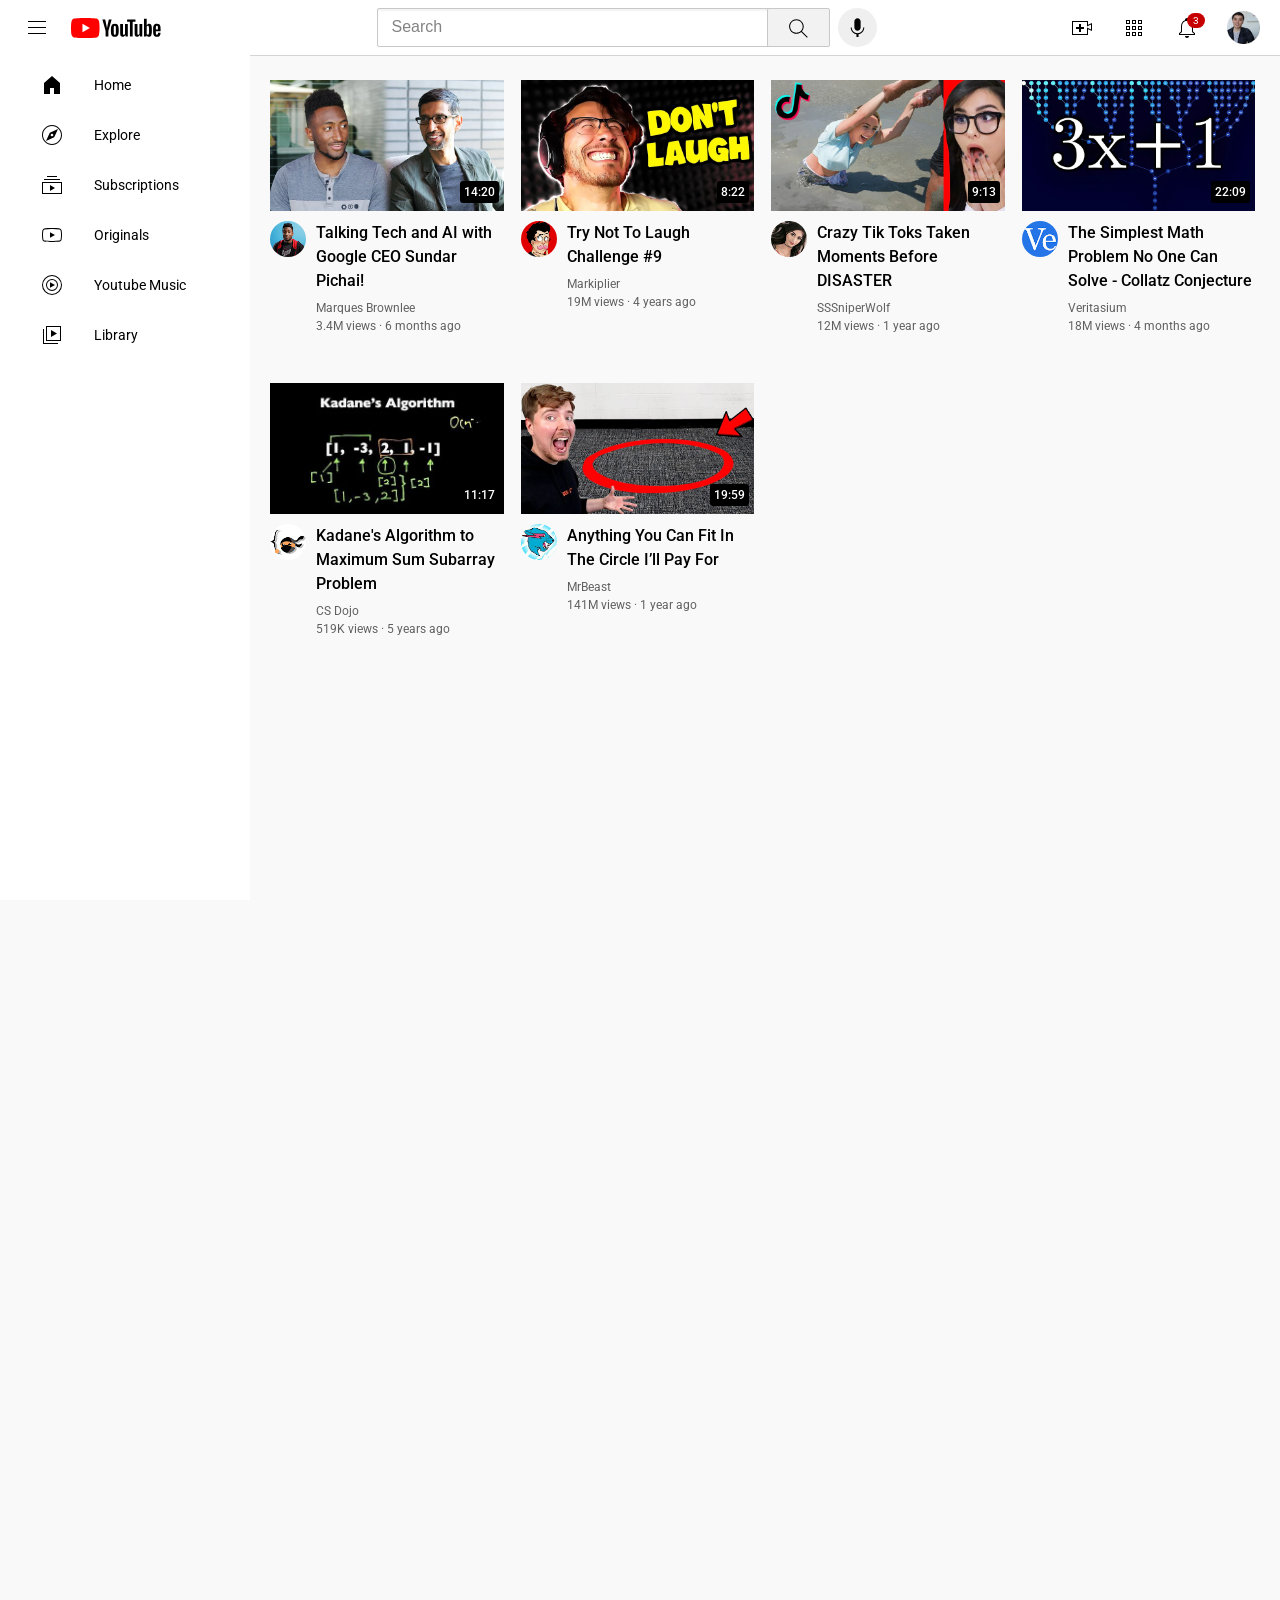
<file: index.html>
<!DOCTYPE html>
<html>
    <head>
        <title>YouTube.com Clone</title>
        <link rel="preconnect" href="https://fonts.googleapis.com">
        <link rel="preconnect" href="https://fonts.gstatic.com" crossorigin>
        <link href="https://fonts.googleapis.com/css2?family=Roboto:ital,wght@0,100;0,300;0,400;0,500;0,700;0,900;1,100;1,300;1,400;1,500;1,700;1,900&display=swap" rel="stylesheet">
        <link rel="stylesheet" href="styles/general.css">
        <link rel="stylesheet" href="styles/header.css">
        <link rel="stylesheet" href="styles/video.css">
        <link rel="stylesheet" href="styles/sidebar.css">
    </head>
    <body>
        <!--This is how to comment in html-->
        <header class="header" class="header">
            <div class="left-section">
                <img class="hamburger-menu" src="icons/hamburger-menu.svg">
                <img class="youtube-logo" src="icons/youtube-logo.svg">
            </div>
            <div class="middle-section">
                <input class="search-bar" placeholder="Search">
                <button class="search-button">
                    <img class="search-icon" src="icons/search.svg">
                    <div class="tooltip">
                        Search
                    </div>
                </button>
                <button class="voice-search-button">
                    <img class="voice-search-icon" src="icons/voice-search-icon.svg">
                    <div class="tooltip">
                        Search with your voice
                    </div>
                </button>
            </div>
            <div class="right-section">
                <div class="right">
                    <img class="upload-icon" src="icons/upload.svg">
                    <div class="tooltip">
                        Create
                    </div>
                </div>
                <div class="right">
                    <img class="youtube-apps-icon" src="icons/youtube-apps.svg">
                    <div class="tooltip">
                        YouTube apps
                    </div>
                </div>
                <div class="notification">
                    <div class="number">3</div>
                    <img class="notifications-icon" src="icons/notifications.svg">
                    <div class="tooltip">
                        Notifications
                    </div>
                </div class=right>
                <img class="my-channel" src="channel-pic/my-channel.jpeg">
            </div>
        </header>
        <nav class="sidebar">
            <div class="sidebar-link">
                <img class="icons" src="icons/home.svg"><div class="icon-name">Home</div>
            </div>
            <div class="sidebar-link">
                <img class="icons" src="icons/explore.svg"><div class="icon-name">Explore</div>
            </div>
            <div class="sidebar-link">
                <img class="icons" src="icons/subscriptions.svg"><div class="icon-name">Subscriptions</div>
            </div>
            <div class="sidebar-link">
                <img class="icons" src="icons/originals.svg"><div class="icon-name">Originals</div>
            </div>
            <div class="sidebar-link">
                <img class="icons" src="icons/youtube-music.svg"><div class="icon-name">Youtube Music</div>
            </div>
            <div class="sidebar-link">
                <img class="icons" src="icons/library.svg"><div class="icon-name">Library</div>
            </div>
        </nav>
        <main>
            <section class="video-grid">
                <div class="video-preview">
                    <div class="thumbnail-row">
                        <div class="time">14:20</div>
                        <a href="https://www.youtube.com/watch?v=n2RNcPRtAiY" target="_blank" class="video-title-link">
                            <img class="thumbnail" src="thumbnails/thumbnail-1.webp">
                        </a>
                    </div>
                    <div class="video-info-style">
                        <div class="channel-picbox">
                            <a href="https://www.youtube.com/@mkbhd" target="_blank" class="video-title-link">
                                <img class="profile-pic" src="channel-pic/channel-1.jpeg">
                            </a>
                            <div class="channel-tooltip">
                                <img class="profile-pic-tooltip" src="channel-pic/channel-1.jpeg">
                                <div class="video-info-tooltip">
                                    <div class="title-tooltip">Marques Brownlee</div>
                                    <div class="subscribers-tooltip">15M subscribers</div>
                                </div>
                            </div>
                        </div>
                        <div class="video-info">
                            <a href="https://www.youtube.com/watch?v=n2RNcPRtAiY" target="_blank" class="video-title-link">
                                <p class="video-title">Talking Tech and AI with Google CEO Sundar Pichai!</p>
                            </a>
                            <p class="video-author">Marques Brownlee</p>
                            <p class="video-stats">3.4M views · 6 months ago</p>
                        </div>
                    </div>
                </div>
                <div class="video-preview">
                    <div class="thumbnail-row">
                        <div class="time">8:22</div>
                        <a href="https://www.youtube.com/watch?v=mP0RAo9SKZk" target="_blank" class="video-title-link">
                            <img class="thumbnail" src="thumbnails/thumbnail-2.webp">
                        </a>
                    </div>
                    <div class="video-info-style">
                        <div class="channel-picbox">
                            <a href="https://www.youtube.com/c/markiplier" target="_blank" class="video-title-link">
                                <img class="profile-pic" src="channel-pic/channel-2.jpeg">
                            </a>
                            <div class="channel-tooltip">
                                <img class="profile-pic-tooltip" src="channel-pic/channel-2.jpeg">
                                <div class="video-info-tooltip">
                                    <div class="title-tooltip">Markiplier</div>
                                    <div class="subscribers-tooltip">15M subscribers</div>
                                </div>
                            </div>
                        </div>
                        <div class="video-info">
                            <a href="https://www.youtube.com/watch?v=mP0RAo9SKZk" target="_blank" class="video-title-link">
                                <p class="video-title">Try Not To Laugh Challenge #9</p>
                            </a>
                            <p class="video-author">Markiplier</p>
                            <p class="video-stats">19M views · 4 years ago</p>
                        </div>
                    </div>
                </div>
                <div class="video-preview">
                    <div class="thumbnail-row">
                        <div class="time">9:13</div>
                        <a href="https://www.youtube.com/watch?v=FgjPQQeTh1w" target="_blank" class="video-title-link">
                            <img class="thumbnail" src="thumbnails/thumbnail-3.webp">
                        </a>
                    </div>
                    <div class="video-info-style">
                        <div class="channel-picbox">
                            <a href="https://www.youtube.com/user/SSSniperWolf" target="_blank" class="video-title-link">
                                <img class="profile-pic" src="channel-pic/channel-3.jpeg">
                            </a>
                            <div class="channel-tooltip">
                                <img class="profile-pic-tooltip" src="channel-pic/channel-3.jpeg">
                                <div class="video-info-tooltip">
                                    <div class="title-tooltip">SSSniperWolf</div>
                                    <div class="subscribers-tooltip">15M subscribers</div>
                                </div>
                            </div>
                        </div>
                        <div class="video-info">
                            <a href="https://www.youtube.com/watch?v=FgjPQQeTh1w" target="_blank" class="video-title-link">
                                <p class="video-title">Crazy Tik Toks Taken Moments Before DISASTER</p>
                            </a>
                            
                            <p class="video-author">SSSniperWolf</p>
                            <p class="video-stats">12M views · 1 year ago</p>
                        </div>
                    </div>
                </div>
                <div class="video-preview">
                    <div class="thumbnail-row">
                        <div class="time">22:09</div>
                        <a href="https://www.youtube.com/watch?v=094y1Z2wpJg" target="_blank" class="video-title-link">
                            <img class="thumbnail" src="thumbnails/thumbnail-4.webp">
                        </a>
                    </div>
                    <div class="video-info-style">
                        <div class="channel-picbox">
                            <a href="https://www.youtube.com/c/veritasium" target="_blank" class="video-title-link">
                                <img class="profile-pic" src="channel-pic/channel-4.jpeg">
                            </a>
                            <div class="channel-tooltip">
                                <img class="profile-pic-tooltip" src="channel-pic/channel-4.jpeg">
                                <div class="video-info-tooltip">
                                    <div class="title-tooltip">Veritasium</div>
                                    <div class="subscribers-tooltip">15M subscribers</div>
                                </div>
                            </div>
                        </div>
                        <div class="video-info">
                            <a href="https://www.youtube.com/watch?v=094y1Z2wpJg" target="_blank" class="video-title-link">
                                <p class="video-title">The Simplest Math Problem No One Can Solve - Collatz Conjecture</p>
                            </a>
                            <p class="video-author">Veritasium</p>
                            <p class="video-stats">18M views · 4 months ago</p>
                        </div>
                    </div>
                </div>
                <div class="video-preview">
                    <div class="thumbnail-row">
                        <div class="time">11:17</div>
                        <a href="https://www.youtube.com/watch?v=86CQq3pKSUw" target="_blank" class="video-title-link">
                            <img class="thumbnail" src="thumbnails/thumbnail-5.webp">
                        </a>
                    </div>
                    <div class="video-info-style">
                        <div class="channel-picbox">
                            <a href="https://www.youtube.com/c/CSDojo" target="_blank" class="video-title-link">
                                <img class="profile-pic" src="channel-pic/channel-5.jpeg">
                            </a>
                            <div class="channel-tooltip">
                                <img class="profile-pic-tooltip" src="channel-pic/channel-5.jpeg">
                                <div class="video-info-tooltip">
                                    <div class="title-tooltip">CS Dojo</div>
                                    <div class="subscribers-tooltip">15M subscribers</div>
                                </div>
                            </div>
                        </div>
                        <div class="video-info">
                            <a href="https://www.youtube.com/watch?v=86CQq3pKSUw" target="_blank" class="video-title-link">
                                <p class="video-title">Kadane's Algorithm to Maximum Sum Subarray Problem</p>
                            </a>
                            
                            <p class="video-author">CS Dojo</p>
                            <p class="video-stats">519K views · 5 years ago</p>
                        </div>
                    </div>
                </div>
                <div class="video-preview">
                    <div class="thumbnail-row">
                        <div class="time">19:59</div>
                        <a href="https://www.youtube.com/watch?v=yXWw0_UfSFg" target="_blank" class="video-title-link">
                            <img class="thumbnail" src="thumbnails/thumbnail-6.webp">
                        </a>
                    </div>
                    <div class="video-info-style">
                        <div class="channel-picbox">
                            <a href="https://www.youtube.com/channel/UCX6OQ3DkcsbYNE6H8uQQuVA" target="_blank" class="video-title-link">
                                <img class="profile-pic" src="channel-pic/channel-6.jpeg">
                            </a>
                            <div class="channel-tooltip">
                                <img class="profile-pic-tooltip" src="channel-pic/channel-6.jpeg">
                                <div class="video-info-tooltip">
                                    <div class="title-tooltip">MrBeast</div>
                                    <div class="subscribers-tooltip">15M subscribers</div>
                                </div>
                            </div>
                        </div>
                        <div class="video-info">
                            <a href="https://www.youtube.com/watch?v=yXWw0_UfSFg" target="_blank" class="video-title-link">
                                <p class="video-title">Anything You Can Fit In The Circle I’ll Pay For</p>
                            </a>
                            <p class="video-author">MrBeast</p>
                            <p class="video-stats">141M views · 1 year ago</p>
                        </div>
                    </div>
                </div>
            </section>
        </main>
    </body>
</html>
</file>
<file: styles/general.css>
p{
    font-family: Roboto, Arial;
}
/*This is how to comment in css*/
body{
    font-family: Roboto, Arial;
    margin: 0px;
    padding-top:80px;
    height:3000px;
    padding-left: 100px;
    background-color: rgba(211, 211, 211, 0.132);
}
</file>
<file: styles/header.css>
.header{
    z-index: 100;
    display: flex;
    justify-content: space-between;
    height: 55px;
    align-items: center;
    position: fixed;
    top:0px;
    left: 0px;
    right: 0px;
    background-color: white;
    border-width: 0px;
    border-bottom-width: 1px;
    border-style: solid;
    border-color: rgba(128, 128, 128, 0.338);
}
.left-section{
    display: flex;
    align-items: center;
    margin-left: 5px;
}
.middle-section{
    display: flex;
    align-items: center;
    flex: 1;
    margin-right: 40px;
    margin-left: 62px;
    max-width: 500px;
}
.search-icon{
    height: 25px;
    margin-top: 4px;
}
.voice-search-icon{
    height: 25px;
}
.voice-search-button
{
    border: none;
    margin-left: 8px;
    height: 39px;
    width: 39px;
    border-radius: 100px;
    background-color: rgba(200, 200, 200, 0.296);
    display: flex;
    align-items: center;
    justify-content: center;
    position: relative;
    cursor: pointer;
}
.search-button{
    height: 39px;
    width: 63px;
    margin-left: -2px;
    border-radius: 2px;
    border: 1px solid rgba(200, 200, 200);
    background-color: rgb(242, 242, 242);
    border-radius: 2px;
    position: relative;
    cursor: pointer;
}
.search-bar{
    flex: 1;
    height: 35px;
    border-radius: 2px;
    border: 1px solid rgb(200, 200, 200);
    box-shadow: inset 0px 2px 2px rgba(0,0,0,0.05);
    margin-right: -2px;
    padding-left: 14px;
    width: 0px;
}
.search-bar::placeholder{
    font-size: 16px;
    color: rgb(131, 131, 131);
}
.right-section{
    display: flex;
    width: 210px;
    justify-content: space-between;
    align-items: center;
    flex-shrink: 0;
}
.hamburger-menu{
    height: 24px;
    margin-left: 20px;
    cursor: pointer;
}
.youtube-logo{
    margin-left: 22px;
    height: 20px;
    cursor: pointer;
}
.upload-icon,
.youtube-apps-icon,
.notifications-icon,
.my-channel
{
    height: 24px;
}
.my-channel{
    margin-right: 20px;
    height: 33px;
    cursor: pointer;
}
.notification,
.right-section .right{
    position: relative;
    cursor: pointer;
    display: flex;
    justify-content: center;
}
.number{
    position: absolute;
    background-color: rgb(198, 0, 0);
    padding: 2px 6px;
    border-radius: 100px;
    top: -3px;
    right: -6px;
    color: white;
    font-size: 10px;
}
.right-section div .tooltip,
.voice-search-button .tooltip,
.search-button .tooltip{
    position: absolute;
    background-color: rgb(100, 100, 100);
    color: white;
    font-size: 11px;
    padding: 10px;
    border-radius: 2px;
    bottom: -50px;
    opacity: 0;
    transition: opacity 0.15s;
    pointer-events: none;
    white-space: nowrap;
}
.right-section div:hover .tooltip,
.voice-search-button:hover .tooltip,
.search-button:hover .tooltip{
    opacity: 1;
}
.search-button:hover{
    background-color: rgb(231, 231, 231);

}
</file>
<file: styles/video.css>
.thumbnail{
    width: 100%;
    margin-bottom: 7px;
}
.channel-picbox,
.video-info{
    vertical-align: top;
}
.video-info{
    margin-left: -4px;
}
.channel-picbox{
    width: 36px;
    position: relative;
}
.profile-pic{
    width:100%;
    border-radius: 100px;
}
.video-title{
    margin-top: 0px;
    font-weight: 500;
    font-size: 14px;
    line-height: 20px;
    margin-bottom: 8px;
}
.video-author,
.video-stats{
    color: rgb(96,96,96);
    font-size: 12px;
    margin: 0px;
}
.video-stats{
    margin-top: 4px;
}
.video-info-style{
    display: grid; 
    grid-template-columns: 50px 1fr;
}
.thumbnail-row{
    position: relative;
}
.time{
    background-color: black;
    color: white;
    font-weight: 500;
    font-size: 12px;
    padding: 4px;
    border-radius: 3px;
    position: absolute;
    bottom: 18px;
    right: 5px;
}
.video-title-link{
    text-decoration: none;
    color: black;
}
.channel-tooltip{
    position: absolute;
    background-color: white;
    margin-left: 10px;
    margin-top: 8px;
    display: flex;
    align-items: center;
    justify-content: center;
    padding: 10px;
    border-radius: 5px;
    box-shadow: 0px 0px 10px rgba(0,0,0,0.3);
    opacity: 0;
    z-index: 100;
    pointer-events: none;
}
.profile-pic-tooltip{
    width: 45px;
    height: 45px;
    border-radius: 100px;
    object-fit: cover;
}
.video-info-tooltip{
    margin-left: 8px;
    white-space: nowrap;
}
.title-tooltip{
    font-weight: bold;
    font-size: 15px;
}
.subscribers-tooltip{
    font-size: 14px;
    margin-top: 4px;
    color: gray;
}
.channel-picbox:hover .channel-tooltip{
    opacity: 1;
}
.video-grid{
    display: grid; 
    grid-template-columns: 1fr 1fr 1fr;
    column-gap: 17px; 
    row-gap: 50px; 
    padding-right: 25px;
}
@media (max-width: 880px){
    .video-grid{
        grid-template-columns: 1fr 1fr;
    }
}
@media (min-width: 881px) and (max-width:1100px)
{
    .video-grid{
        grid-template-columns: 1fr 1fr 1fr;
    }
}
@media (min-width: 1101px)
{
    .video-grid{
        grid-template-columns: 1fr 1fr 1fr 1fr;
    }
}

@media (min-width: 1000px){
    .video-title{
        font-size: 16px;
        line-height: 24px;
    }
    .video-grid{
        font-size: 14px;
    }
}
</file>
<file: styles/sidebar.css>
@media (max-width:1100px)
{
    .sidebar{
        background-color: white;
        position: fixed;
        z-index: 100;
        bottom: 0px;
        left: 0px;
        top: 55px;
        width: 75px;
        display: flex;
        flex-direction: column;
        padding-top: 5px;
        align-items: center;
        flex-shrink: 0;
    }
    .sidebar-link{
        display: flex;
        flex-direction: column;
        align-items: center;
        justify-content: space-evenly;
        flex-shrink: 0;
        width: 100%;
        height: 75px;
        cursor: pointer;
    }
    .sidebar-link:hover{
        background-color: rgba(211, 211, 211, 0.444);
    }
    .icons{
        height: 24px;
    }
    .icon-name{
        font-size: 10px;
        margin-top: -10px;
    }
}
@media (min-width:1100.1px)
{
    body{
        padding-left: 270px;
    }
    .sidebar{
        background-color: white;
        position: fixed;
        z-index: 100;
        bottom: 0px;
        left: 0px;
        top: 55px;
        width: 250px;
        display: flex;
        flex-direction: column;
        padding-top: 5px;
        align-items: center;
        flex-shrink: 0;
    }
    .sidebar-link{
        display: flex;
        flex-direction: row;
        align-items: center;
        flex-shrink: 0;
        width: 210px;
        height: 50px;
        cursor: pointer;
        padding-left: 40px;
    }
    .sidebar-link:hover{
        background-color: rgba(211, 211, 211, 0.444);
    }
    .icons{
        height: 24px;
    }
    .icon-name{
        font-size: 14px;
        padding-left: 30px;
    }
}
</file>
